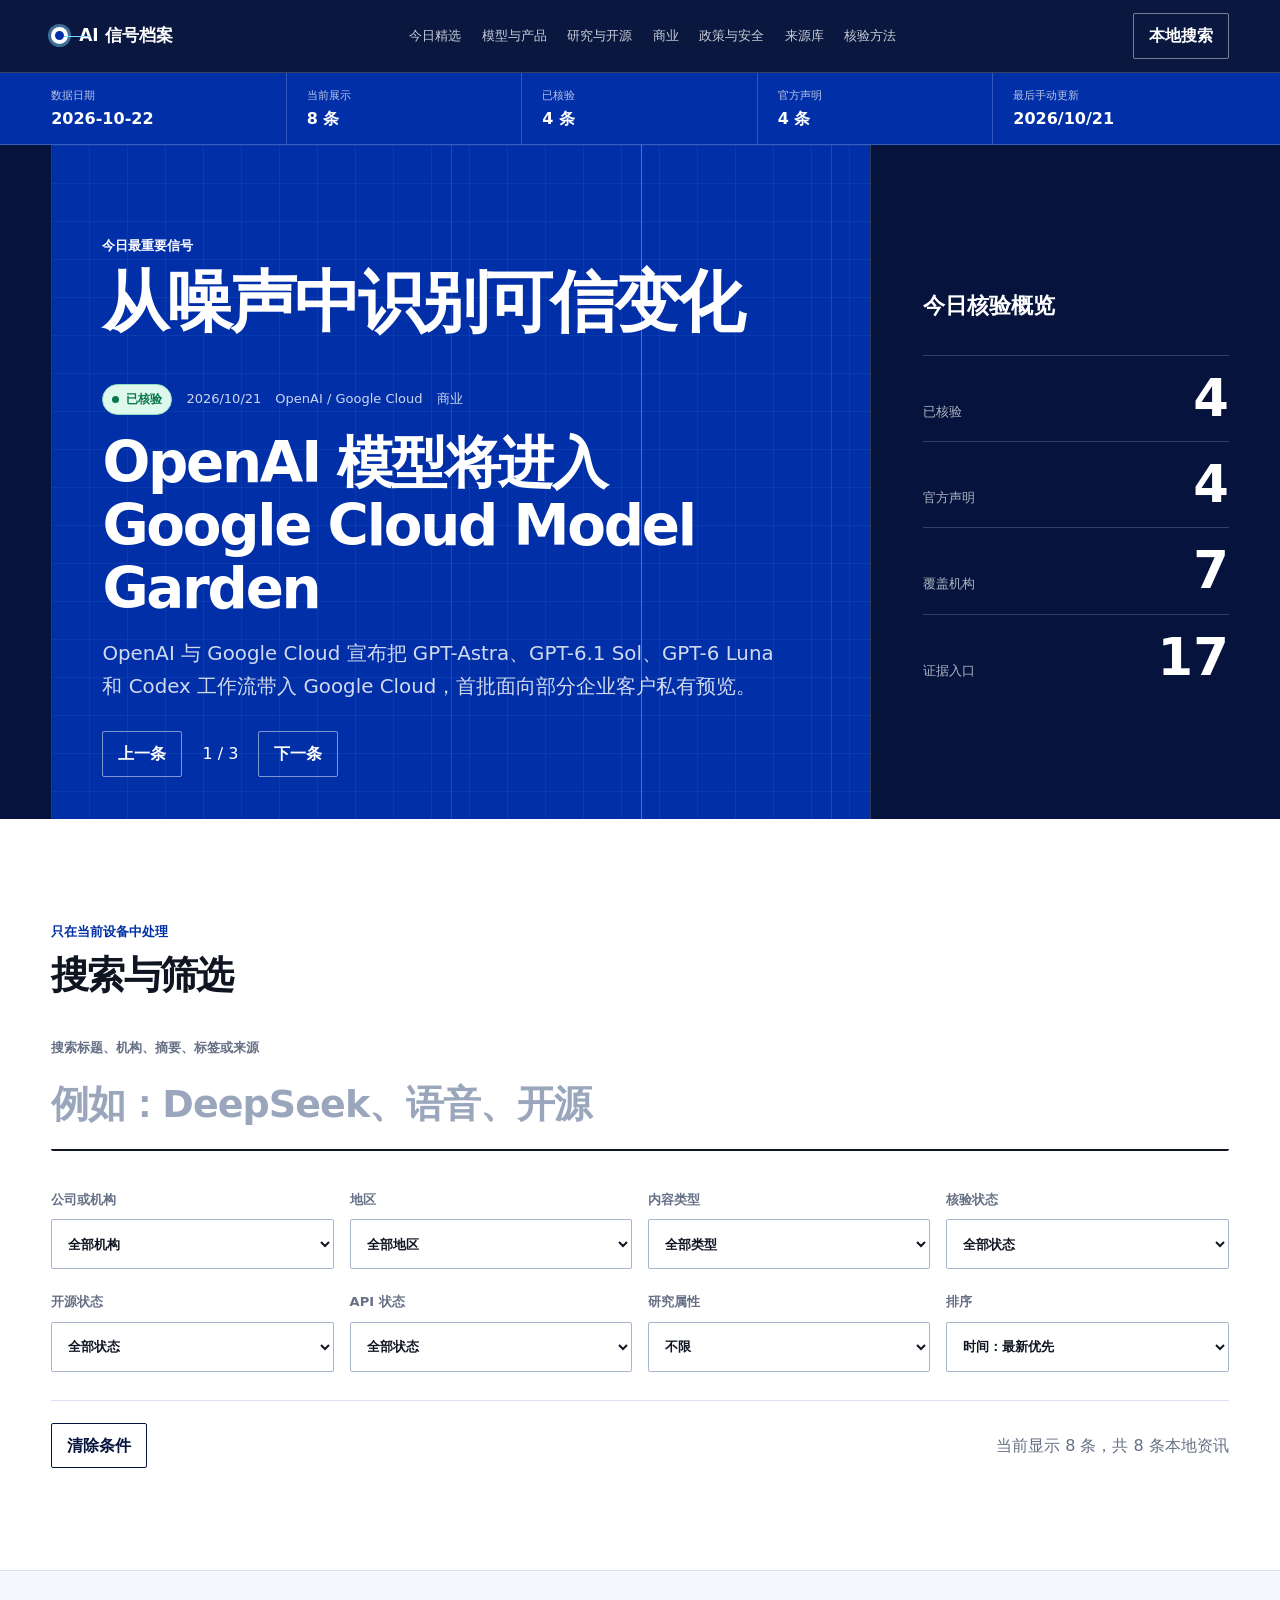
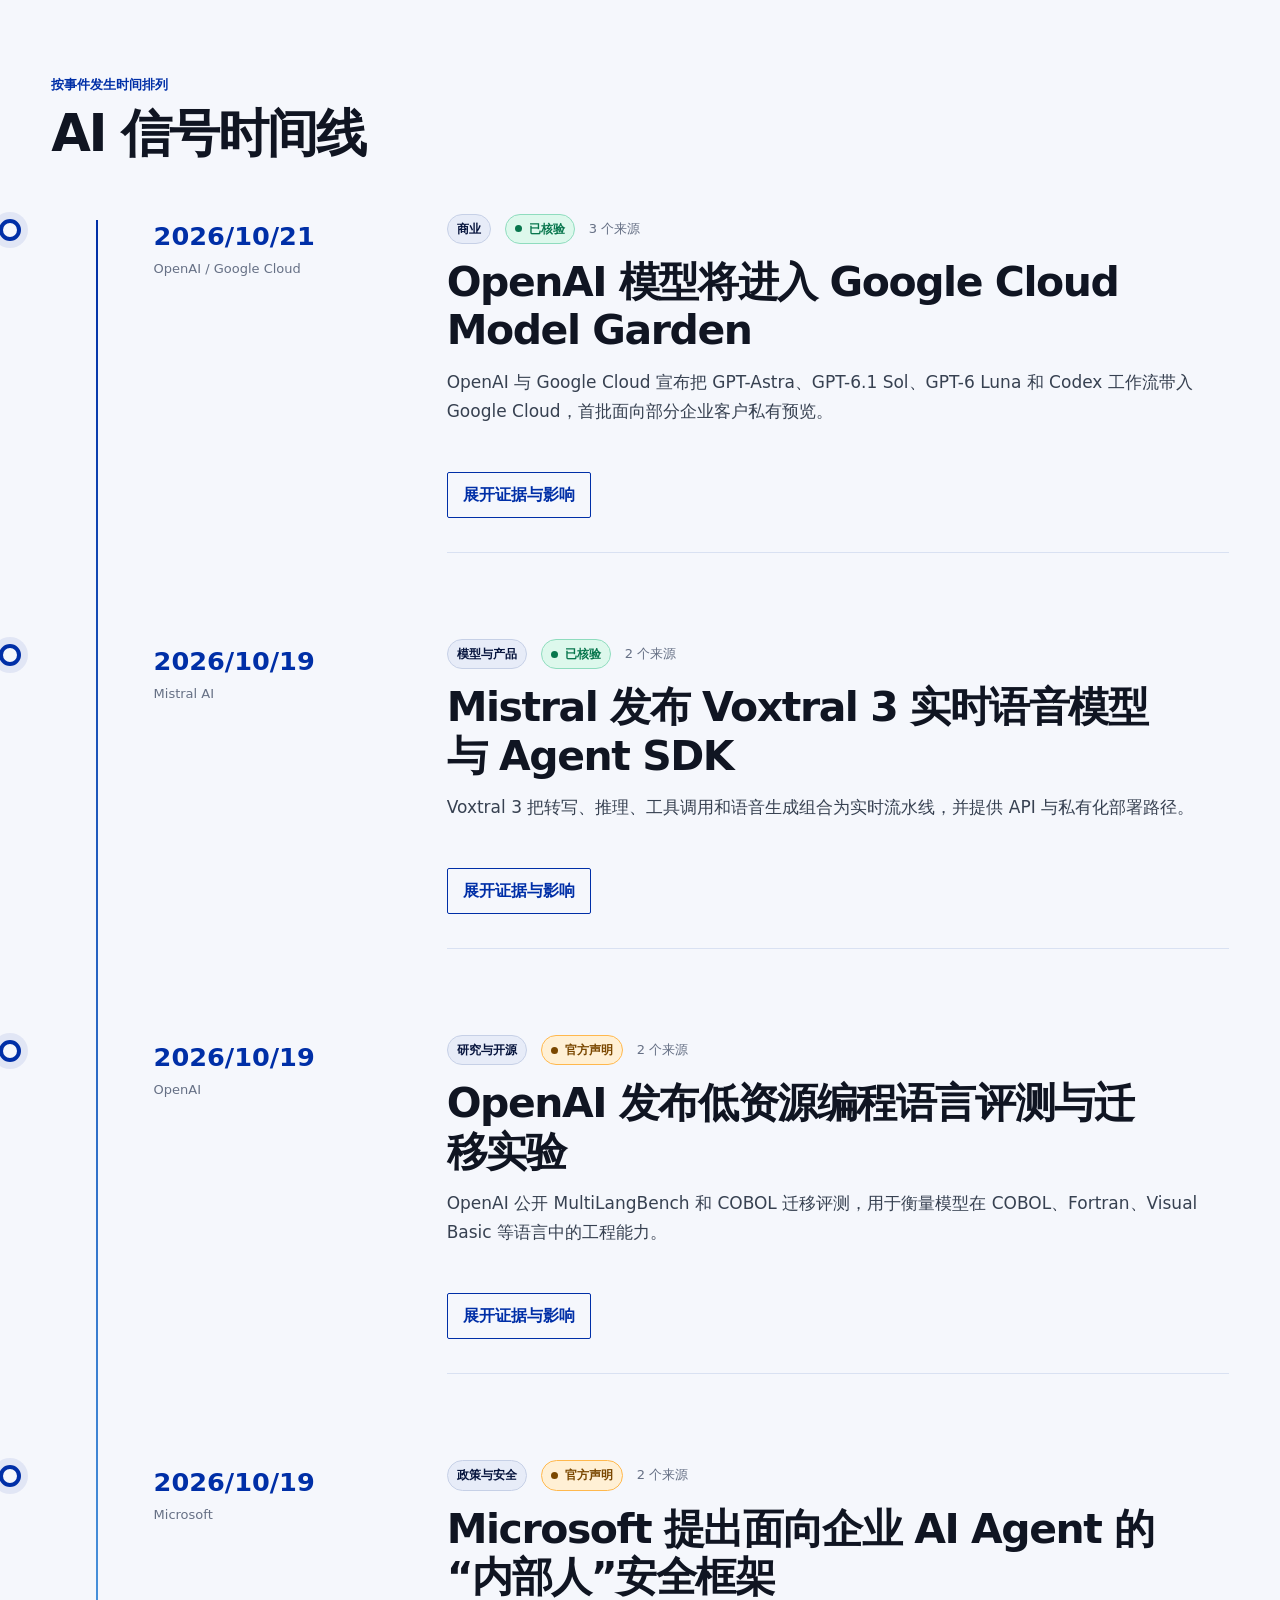
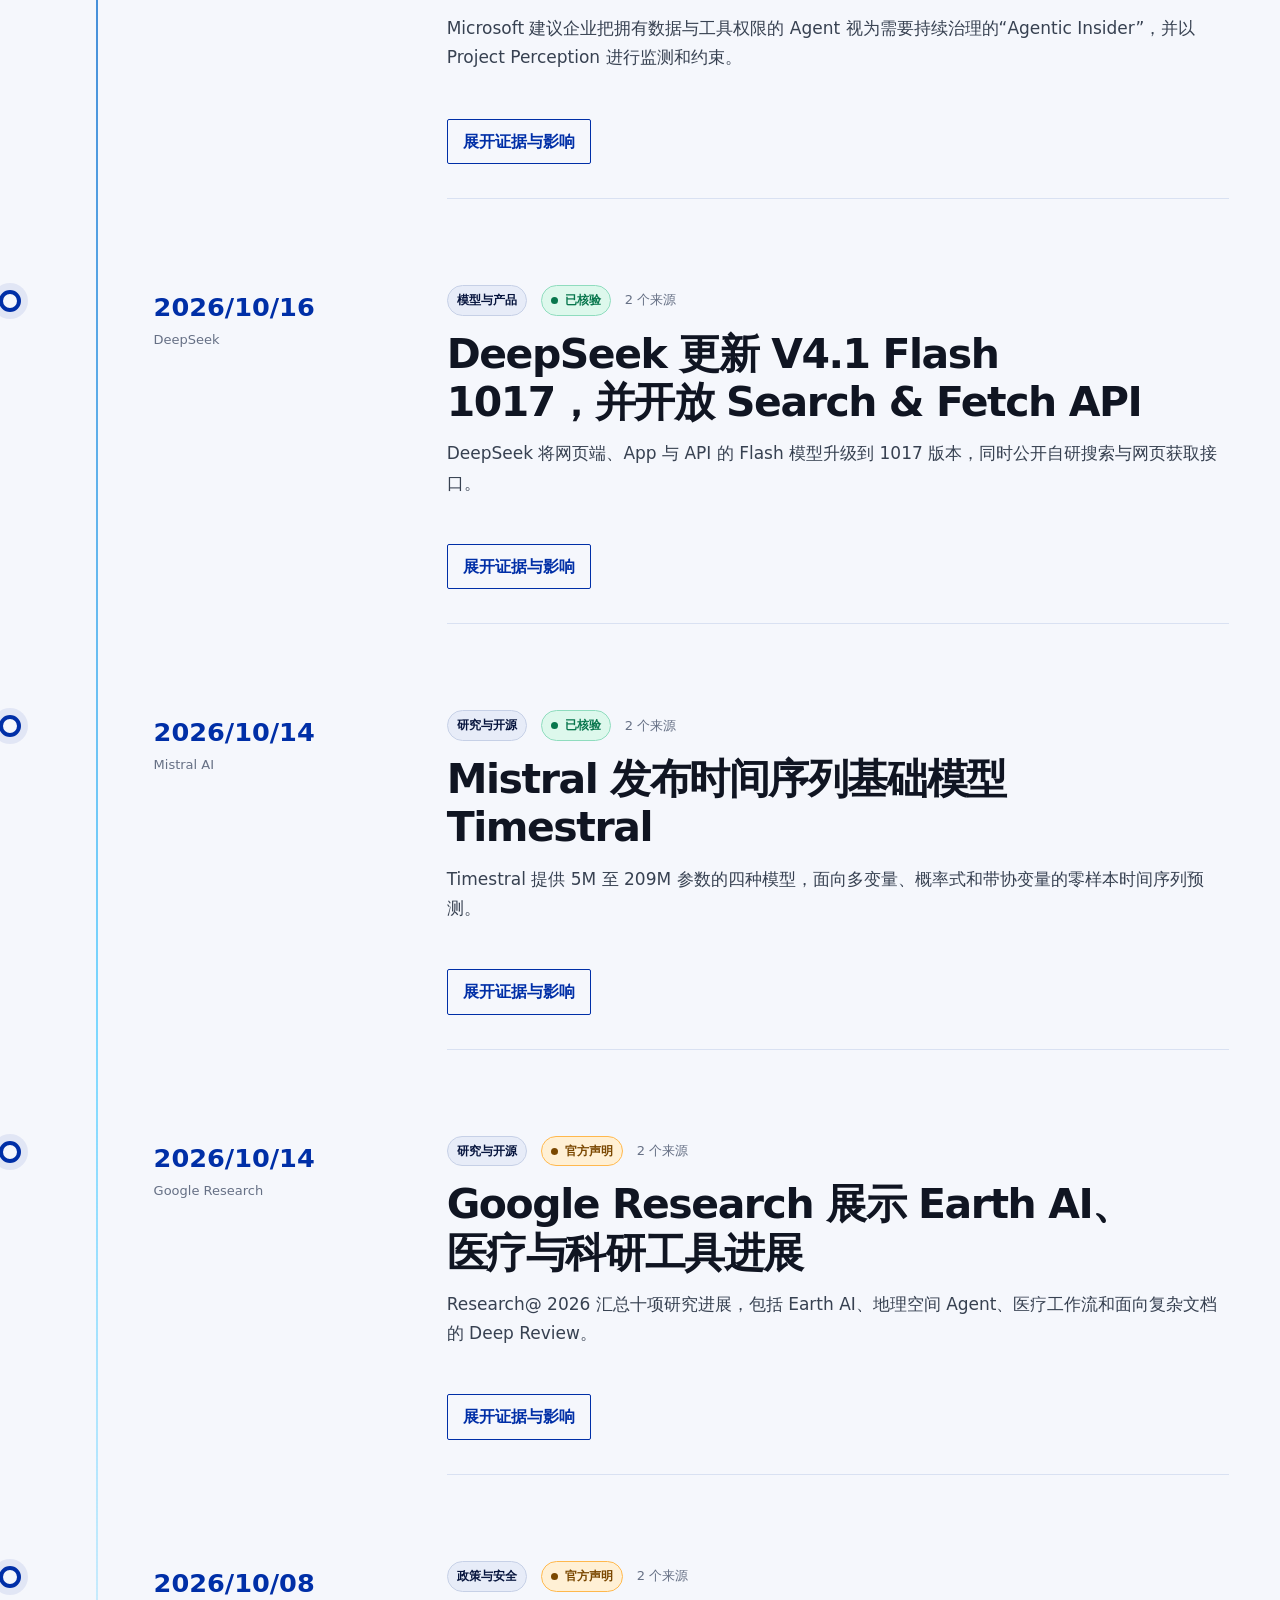
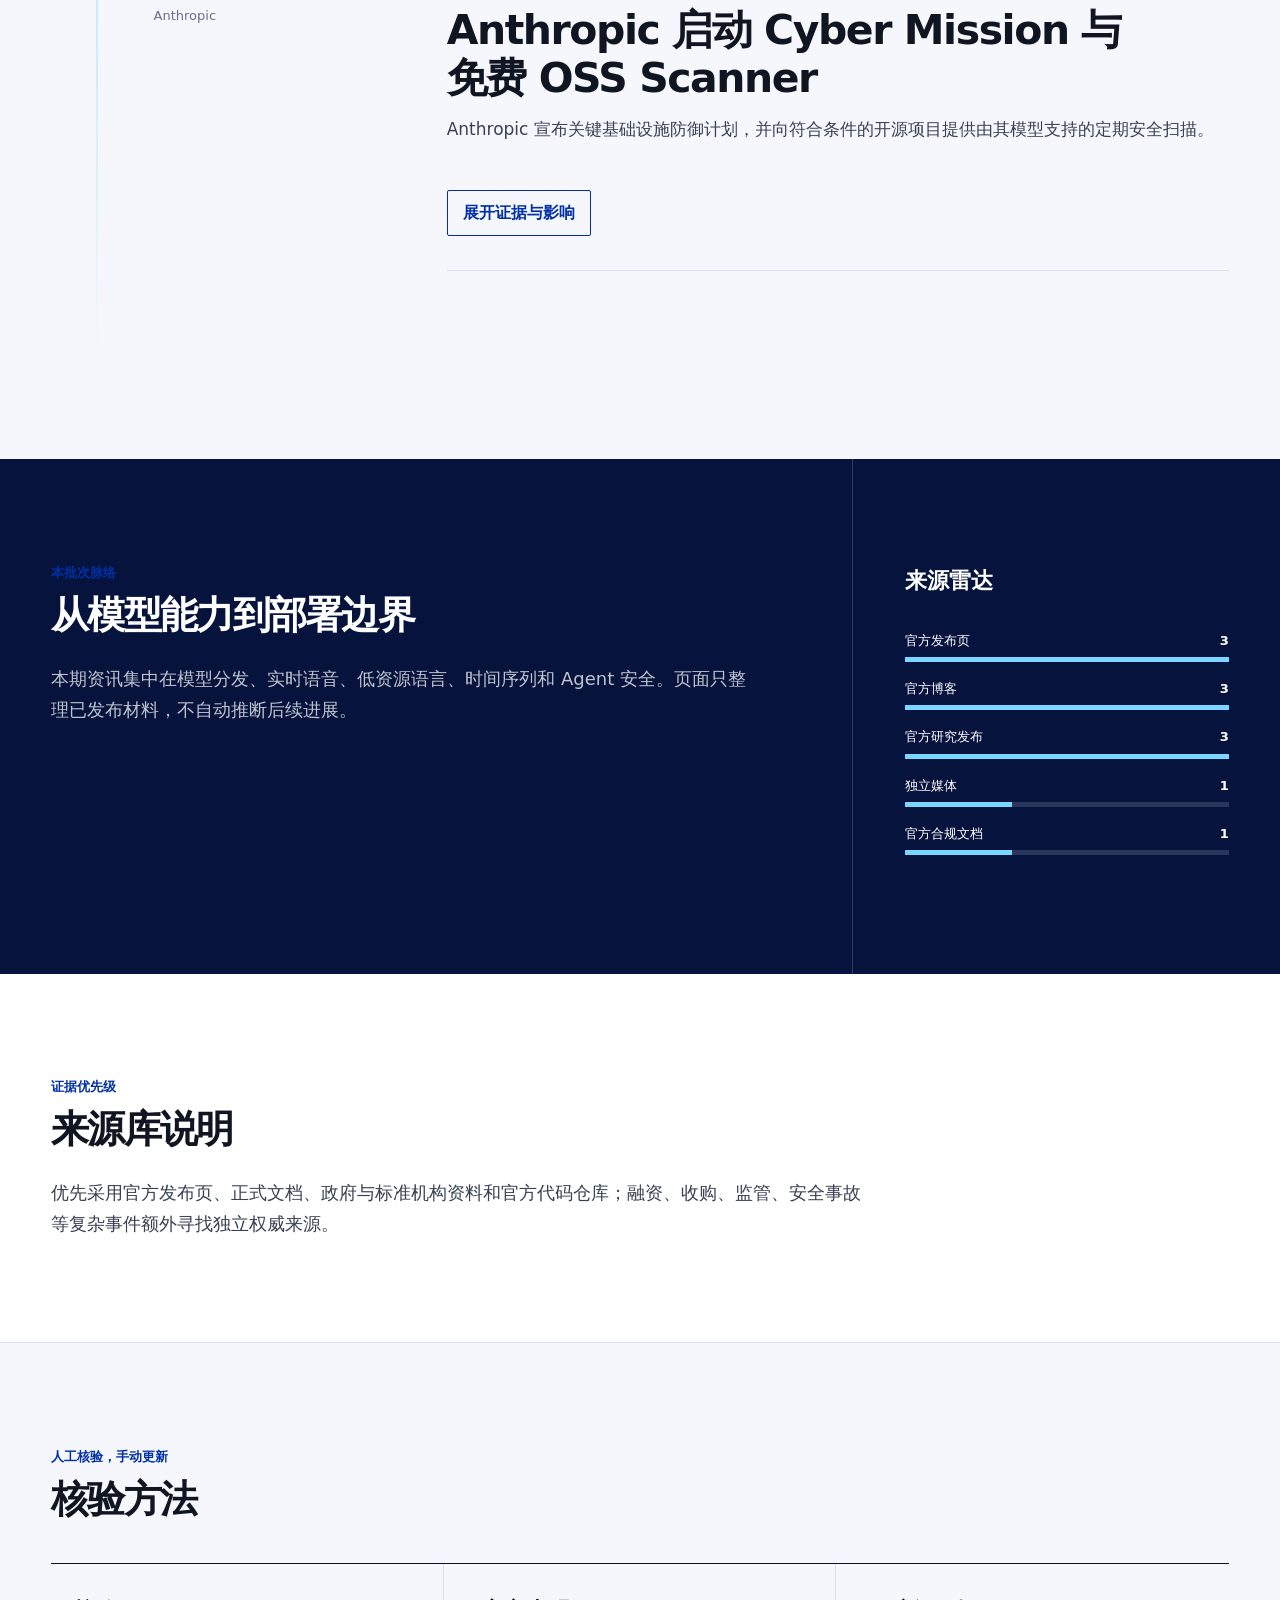
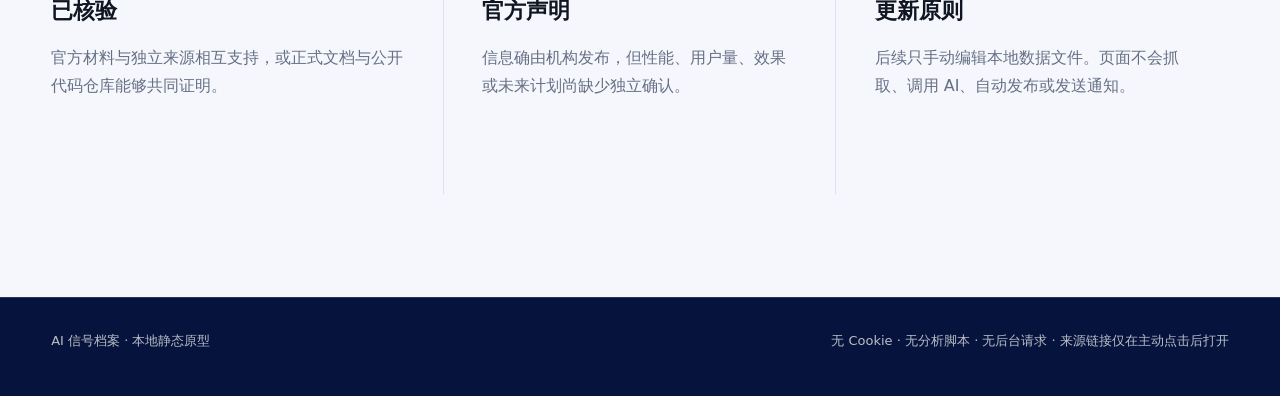
<file: index.html>
<!doctype html>
<html lang="zh-CN">
<head>
  <meta charset="utf-8">
  <meta name="viewport" content="width=device-width, initial-scale=1">
  <meta name="color-scheme" content="light">
  <meta name="description" content="经过人工核验、完全本地运行的中文 AI 权威资讯档案。">
  <title>AI 信号档案｜权威 AI 资讯</title>
  <link rel="stylesheet" href="styles.css">
</head>
<body>
  <a class="skip-link" href="#main-content">跳至主要内容</a>

  <header class="site-header">
    <nav class="site-nav" aria-label="主导航">
      <a class="brand" href="#top" aria-label="AI 信号档案首页">
        <span class="brand-mark" aria-hidden="true"></span>
        <span>AI 信号档案</span>
      </a>
      <div class="nav-links">
        <a href="#today">今日精选</a>
        <a href="#timeline-section" data-nav-filter="模型与产品">模型与产品</a>
        <a href="#timeline-section" data-nav-filter="研究与开源">研究与开源</a>
        <a href="#timeline-section" data-nav-filter="商业">商业</a>
        <a href="#timeline-section" data-nav-filter="政策与安全">政策与安全</a>
        <a href="#sources">来源库</a>
        <a href="#method">核验方法</a>
      </div>
      <button class="search-jump" type="button" data-focus-search aria-label="转到本地搜索">本地搜索</button>
    </nav>
  </header>

  <div id="top"></div>
  <section id="signal-bar" class="signal-bar" aria-label="今日信号概览">
    <p>正在读取本地资讯数据……</p>
  </section>

  <main id="main-content">
    <noscript>
      <p class="noscript-notice">此页面的数据和交互完全保存在本地。请启用 JavaScript 以查看已内置的资讯；页面不会因此联网。</p>
    </noscript>

    <section id="today" class="hero" aria-labelledby="today-title">
      <div class="hero-main">
        <div class="section-heading">
          <p>今日最重要信号</p>
          <h1 id="today-title">从噪声中识别可信变化</h1>
        </div>
        <div id="featured-stage" class="featured-stage" aria-live="polite">
          <article class="featured-placeholder">
            <h2>正在载入本地精选</h2>
            <p>所有内容来自项目内的 news-data.js，不会自动访问来源网站。</p>
          </article>
        </div>
        <div class="carousel-controls" aria-label="重点资讯切换">
          <button type="button" data-carousel-prev aria-label="上一条重点资讯">上一条</button>
          <p id="carousel-status" aria-live="polite">— / —</p>
          <button type="button" data-carousel-next aria-label="下一条重点资讯">下一条</button>
        </div>
      </div>
      <aside id="verification-overview" class="verification-overview" aria-labelledby="verification-title">
        <h2 id="verification-title">今日核验概览</h2>
        <p>正在计算本地数据……</p>
      </aside>
    </section>

    <section class="query-panel" aria-labelledby="query-title">
      <div class="section-heading compact">
        <p>只在当前设备中处理</p>
        <h2 id="query-title">搜索与筛选</h2>
      </div>
      <form id="filter-form">
        <div class="search-field">
          <label for="search-input">搜索标题、机构、摘要、标签或来源</label>
          <input id="search-input" name="q" type="search" autocomplete="off" placeholder="例如：DeepSeek、语音、开源">
        </div>
        <div class="filter-grid">
          <label>公司或机构<select name="company"><option value="">全部机构</option></select></label>
          <label>地区<select name="region"><option value="">全部地区</option></select></label>
          <label>内容类型<select name="category"><option value="">全部类型</option></select></label>
          <label>核验状态<select name="verificationStatus"><option value="">全部状态</option></select></label>
          <label>开源状态<select name="openSourceStatus"><option value="">全部状态</option></select></label>
          <label>API 状态<select name="apiStatus"><option value="">全部状态</option></select></label>
          <label>研究属性<select name="isResearch"><option value="">不限</option><option value="true">研究内容</option><option value="false">非研究内容</option></select></label>
          <label>排序<select name="sort"><option value="newest">时间：最新优先</option><option value="oldest">时间：最早优先</option><option value="score">编辑评分</option></select></label>
        </div>
        <div class="filter-actions">
          <button type="reset" data-clear-filters>清除条件</button>
          <p id="live-region" aria-live="polite" aria-atomic="true">等待本地数据</p>
        </div>
      </form>
    </section>

    <section id="timeline-section" class="timeline-section" aria-labelledby="timeline-title">
      <div class="section-heading">
        <p>按事件发生时间排列</p>
        <h2 id="timeline-title">AI 信号时间线</h2>
      </div>
      <div id="empty-state" class="empty-state" hidden>
        <h3>没有符合当前条件的资讯</h3>
        <p data-empty-summary>请调整条件或清除筛选。</p>
        <button type="button" data-clear-filters>清除全部条件</button>
      </div>
      <div id="timeline" class="timeline" aria-busy="true"></div>
    </section>

    <section class="context-grid" aria-label="深度背景与来源">
      <section class="context-panel" aria-labelledby="context-title">
        <div class="section-heading compact">
          <p>本批次脉络</p>
          <h2 id="context-title">从模型能力到部署边界</h2>
        </div>
        <p>本期资讯集中在模型分发、实时语音、低资源语言、时间序列和 Agent 安全。页面只整理已发布材料，不自动推断后续进展。</p>
      </section>
      <aside id="source-radar" class="source-radar" aria-labelledby="radar-title">
        <h2 id="radar-title">来源雷达</h2>
        <p>正在统计来源类型……</p>
      </aside>
    </section>

    <section id="sources" class="evidence-section" aria-labelledby="sources-title">
      <div class="section-heading compact">
        <p>证据优先级</p>
        <h2 id="sources-title">来源库说明</h2>
      </div>
      <p>优先采用官方发布页、正式文档、政府与标准机构资料和官方代码仓库；融资、收购、监管、安全事故等复杂事件额外寻找独立权威来源。</p>
    </section>

    <section id="method" class="method-section" aria-labelledby="method-title">
      <div class="section-heading compact">
        <p>人工核验，手动更新</p>
        <h2 id="method-title">核验方法</h2>
      </div>
      <div class="method-columns">
        <article>
          <h3>已核验</h3>
          <p>官方材料与独立来源相互支持，或正式文档与公开代码仓库能够共同证明。</p>
        </article>
        <article>
          <h3>官方声明</h3>
          <p>信息确由机构发布，但性能、用户量、效果或未来计划尚缺少独立确认。</p>
        </article>
        <article>
          <h3>更新原则</h3>
          <p>后续只手动编辑本地数据文件。页面不会抓取、调用 AI、自动发布或发送通知。</p>
        </article>
      </div>
    </section>
  </main>

  <footer class="site-footer">
    <p>AI 信号档案 · 本地静态原型</p>
    <p>无 Cookie · 无分析脚本 · 无后台请求 · 来源链接仅在主动点击后打开</p>
  </footer>

  <script src="news-data.js"></script>
  <script src="app.js"></script>
</body>
</html>
</file>
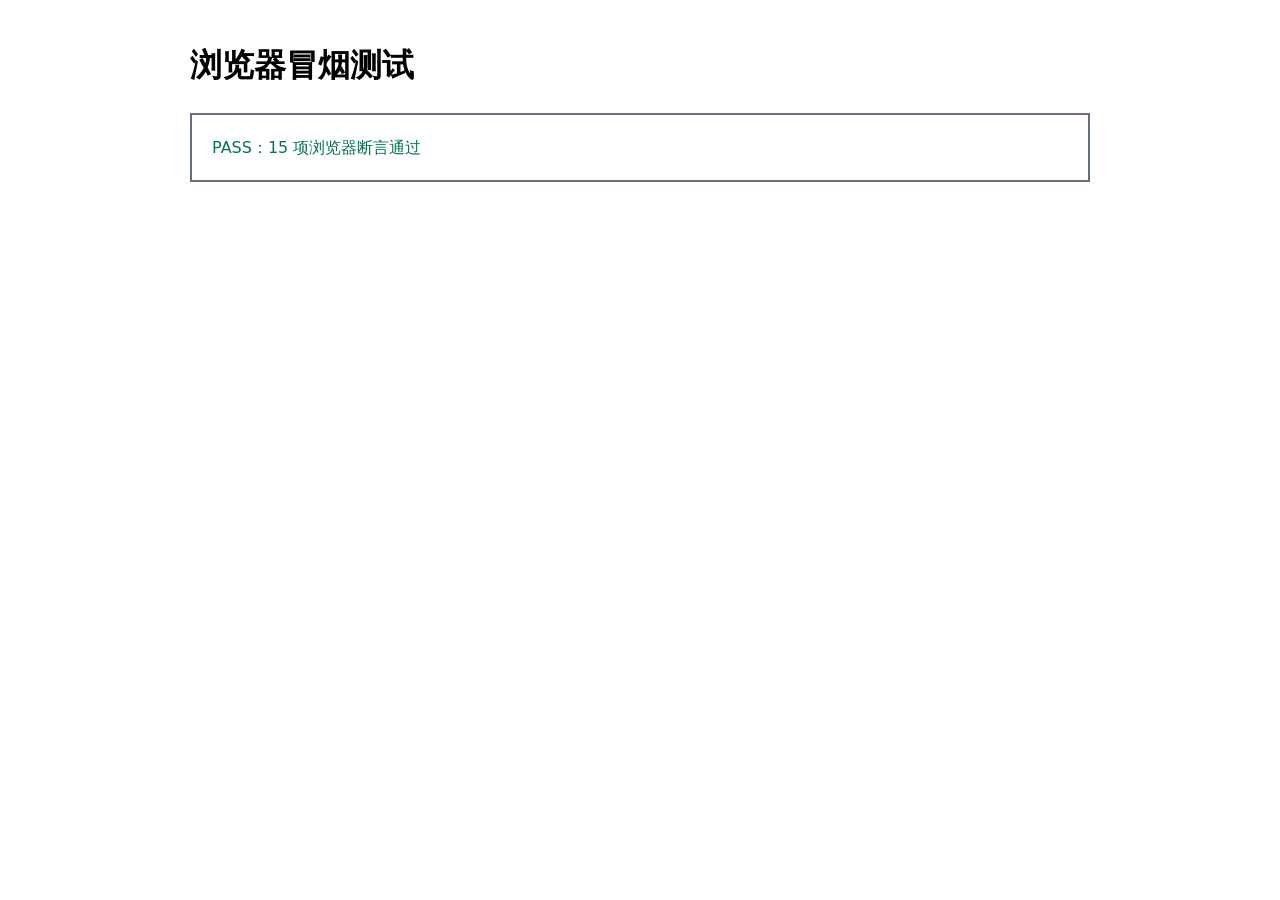
<file: tests/browser-smoke.html>
<!doctype html>
<html lang="zh-CN">
<head>
  <meta charset="utf-8">
  <title>AI 资讯站浏览器冒烟测试</title>
  <style>
    body { font: 16px/1.6 system-ui, sans-serif; max-width: 900px; margin: 40px auto; padding: 0 20px; }
    #results { padding: 20px; border: 2px solid #667085; }
    .pass { color: #08764d; } .fail { color: #972236; }
    .fixture { position: absolute; left: -10000px; width: 900px; }
  </style>
</head>
<body>
  <h1>浏览器冒烟测试</h1>
  <div id="results" aria-live="polite">正在执行……</div>

  <div class="fixture" aria-hidden="true">
    <div id="signal-bar"></div>
    <div id="featured-stage"></div>
    <div id="verification-overview"></div>
    <p id="carousel-status"></p>
    <button type="button" data-carousel-prev>上一条</button>
    <button type="button" data-carousel-next>下一条</button>
    <form id="filter-form">
      <input id="search-input" name="q">
      <select name="company"><option value="">全部</option></select>
      <select name="region"><option value="">全部</option></select>
      <select name="category"><option value="">全部</option></select>
      <select name="verificationStatus"><option value="">全部</option></select>
      <select name="openSourceStatus"><option value="">全部</option></select>
      <select name="apiStatus"><option value="">全部</option></select>
      <select name="isResearch"><option value="">不限</option><option value="true">是</option><option value="false">否</option></select>
      <select name="sort"><option value="newest">最新</option><option value="oldest">最早</option><option value="score">评分</option></select>
      <button type="reset" data-clear-filters>清除</button>
    </form>
    <p id="live-region"></p>
    <div id="timeline"></div>
    <div id="empty-state" hidden><p data-empty-summary></p><button type="button" data-clear-filters>清除全部条件</button></div>
    <div id="source-radar"></div>
    <button type="button" data-focus-search>搜索</button>
  </div>

  <script src="../news-data.js"></script>
  <script src="../app.js"></script>
  <script>
    (async function run() {
      const output = document.getElementById('results');
      const checks = [];
      function check(condition, message) {
        if (!condition) throw new Error(message);
        checks.push(message);
      }
      function wait(ms) { return new Promise((resolve) => setTimeout(resolve, ms)); }

      try {
        check(typeof window.AINewsApp.initNewsSite === 'function', '存在 initNewsSite');
        const original = window.AI_NEWS_DATA;
        window.AI_NEWS_DATA = [...original, { id: 'invalid-item', title: '', sources: [] }];
        window.AINewsApp.initNewsSite(document, window.location, window.history);

        check(document.querySelectorAll('.timeline-item').length === original.length, '无效条目不渲染，合法条目数量一致');
        const source = document.querySelector('.source-list a');
        check(source && source.target === '_blank', '来源链接在新窗口打开');
        check(source && source.rel === 'noopener noreferrer', '来源链接包含安全 rel 属性');

        const toggle = document.querySelector('.details-toggle');
        check(toggle && toggle.getAttribute('aria-expanded') === 'false', '详情按钮初始为收起');
        toggle.click();
        check(toggle.getAttribute('aria-expanded') === 'true', '点击后详情按钮更新 aria-expanded');
        const openedDetails = document.getElementById(toggle.getAttribute('aria-controls'));
        check([...openedDetails.querySelectorAll('.news-times dt')].map((node) => node.textContent).join('|') === '事件发生时间|原始发布时间|本站核验时间', '详情展示三类时间');

        const search = document.getElementById('search-input');
        const company = document.querySelector('[name="company"]');
        const status = document.querySelector('[name="verificationStatus"]');
        company.value = original[0].company;
        status.value = original[0].verificationStatus;
        search.value = '__no_result__';
        search.dispatchEvent(new Event('input', { bubbles: true }));
        await wait(220);
        check(document.getElementById('empty-state').hidden === false, '多条件组合无结果时显示空状态');
        const emptySummary = document.querySelector('[data-empty-summary]').textContent;
        check(emptySummary.includes('搜索：__no_result__') && emptySummary.includes('机构：'), '空状态使用中文名称说明当前条件');

        search.value = original[0].title;
        search.dispatchEvent(new Event('input', { bubbles: true }));
        const submitted = document.getElementById('filter-form').dispatchEvent(new Event('submit', { bubbles: true, cancelable: true }));
        check(submitted === false, '按 Enter 对应的表单提交被本地逻辑阻止');
        check(document.getElementById('empty-state').hidden === true && document.querySelectorAll('.timeline-item').length >= 1, '提交时不等待防抖即可应用最新搜索值');
        check(window.location.search.includes('q='), '提交后最新搜索值写入本地 URL');

        document.querySelector('#empty-state [data-clear-filters]').click();
        await wait(20);
        check(document.querySelectorAll('.timeline-item').length === original.length, '清除条件后恢复全部合法资讯');

        const sort = document.querySelector('[name="sort"]');
        sort.value = 'oldest';
        sort.dispatchEvent(new Event('change', { bubbles: true }));
        const expectedOldest = window.AINewsApp.sortItems(original, 'oldest')[0].id;
        check(document.querySelector('.timeline-item').dataset.newsId === expectedOldest, '最早优先排序更新时间线');
        check(window.location.search.includes('sort=oldest'), '筛选状态写入本地 URL');

        output.className = 'pass';
        output.textContent = `PASS：${checks.length} 项浏览器断言通过`;
        document.title = 'PASS - AI 资讯站浏览器冒烟测试';
      } catch (error) {
        output.className = 'fail';
        output.textContent = `FAIL：${error.message}`;
        document.title = 'FAIL - AI 资讯站浏览器冒烟测试';
        console.error(error);
      }
    }());
  </script>
</body>
</html>
</file>
<file: styles.css>
:root {
  --klein-blue: #002FA7;
  --deep-blue: #06143D;
  --ink: #101522;
  --paper: #F5F7FC;
  --white: #FFFFFF;
  --cyan: #7BD7FF;
  --verified: #29C98A;
  --warning: #FFB84D;
  --error: #FF5B6E;
  --muted: #667085;
  --line: #D9E1F2;
  --max-width: 1440px;
  --side: clamp(20px, 4vw, 72px);
  --ease: cubic-bezier(.2, .75, .25, 1);
}

* {
  box-sizing: border-box;
}

html {
  scroll-behavior: smooth;
  scroll-padding-top: 92px;
  background: var(--paper);
}

body {
  margin: 0;
  color: var(--ink);
  background: var(--paper);
  font-family: "Noto Sans SC", "Source Han Sans SC", "Microsoft YaHei", "PingFang SC", system-ui, sans-serif;
  font-size: 16px;
  line-height: 1.72;
  text-rendering: optimizeLegibility;
}

a {
  color: inherit;
  text-underline-offset: .2em;
}

button,
input,
select {
  font: inherit;
}

button,
select {
  cursor: pointer;
}

button:focus-visible,
a:focus-visible,
input:focus-visible,
select:focus-visible,
summary:focus-visible {
  outline: 3px solid var(--cyan);
  outline-offset: 3px;
}

.skip-link {
  position: fixed;
  z-index: 1000;
  top: 8px;
  left: 8px;
  padding: 10px 16px;
  color: var(--deep-blue);
  background: var(--white);
  border: 2px solid var(--klein-blue);
  transform: translateY(-160%);
}

.skip-link:focus {
  transform: translateY(0);
}

.site-header {
  position: sticky;
  z-index: 100;
  top: 0;
  color: var(--white);
  background: rgba(6, 20, 61, .98);
  border-bottom: 1px solid rgba(255, 255, 255, .18);
}

.site-nav {
  display: grid;
  grid-template-columns: auto minmax(0, 1fr) auto;
  align-items: center;
  gap: 30px;
  width: min(100%, var(--max-width));
  min-height: 72px;
  margin: 0 auto;
  padding: 0 var(--side);
}

.brand {
  display: inline-flex;
  align-items: center;
  gap: 11px;
  font-size: 17px;
  font-weight: 750;
  text-decoration: none;
  white-space: nowrap;
}

.brand-mark {
  position: relative;
  display: inline-block;
  width: 17px;
  height: 17px;
  background: var(--klein-blue);
  border: 4px solid var(--white);
  border-radius: 50%;
  box-shadow: 0 0 0 3px rgba(123, 215, 255, .45);
}

.brand-mark::after {
  position: absolute;
  top: 50%;
  left: 100%;
  width: 26px;
  height: 1px;
  content: "";
  background: var(--cyan);
}

.nav-links {
  display: flex;
  align-items: center;
  justify-content: center;
  gap: clamp(12px, 1.6vw, 27px);
  overflow-x: auto;
  scrollbar-width: none;
}

.nav-links::-webkit-scrollbar {
  display: none;
}

.nav-links a {
  position: relative;
  color: rgba(255, 255, 255, .78);
  font-size: 13px;
  text-decoration: none;
  white-space: nowrap;
}

.nav-links a::after {
  position: absolute;
  right: 0;
  bottom: -8px;
  left: 0;
  height: 2px;
  content: "";
  background: var(--cyan);
  transform: scaleX(0);
  transform-origin: left;
  transition: transform 180ms var(--ease);
}

.nav-links a:hover,
.nav-links a[aria-current="true"] {
  color: var(--white);
}

.nav-links a:hover::after,
.nav-links a[aria-current="true"]::after {
  transform: scaleX(1);
}

.search-jump,
.carousel-controls button,
.filter-actions button,
.empty-state button,
.details-toggle {
  min-height: 42px;
  padding: 8px 15px;
  color: var(--deep-blue);
  background: var(--white);
  border: 1px solid currentColor;
  border-radius: 2px;
  font-weight: 700;
  transition: color 160ms ease, background-color 160ms ease, border-color 160ms ease;
}

.search-jump:hover,
.carousel-controls button:hover,
.filter-actions button:hover,
.empty-state button:hover,
.details-toggle:hover {
  color: var(--white);
  background: var(--klein-blue);
  border-color: var(--klein-blue);
}

.search-jump {
  color: var(--white);
  background: transparent;
  border-color: rgba(255, 255, 255, .45);
}

.signal-bar {
  position: relative;
  z-index: 3;
  color: var(--white);
  background: var(--klein-blue);
  border-bottom: 1px solid rgba(255, 255, 255, .22);
}

.signal-bar-inner {
  display: grid;
  grid-template-columns: repeat(5, minmax(0, 1fr));
  width: min(100%, var(--max-width));
  margin: 0 auto;
  padding: 0 var(--side);
}

.signal-stat {
  min-height: 70px;
  padding: 14px 20px;
  border-right: 1px solid rgba(255, 255, 255, .2);
}

.signal-stat:first-child {
  padding-left: 0;
}

.signal-stat:last-child {
  border-right: 0;
}

.signal-stat span {
  display: block;
  color: rgba(255, 255, 255, .72);
  font-size: 11px;
}

.signal-stat strong {
  display: block;
  margin-top: 2px;
  font-size: 16px;
  line-height: 1.4;
}

main > section,
.site-footer {
  width: min(100%, var(--max-width));
  margin: 0 auto;
  padding-right: var(--side);
  padding-left: var(--side);
}

.noscript-notice {
  margin: 20px var(--side);
  padding: 14px;
  color: #671E00;
  background: #FFF1DE;
  border-left: 4px solid var(--warning);
}

.hero {
  display: grid;
  grid-template-columns: minmax(0, 2fr) minmax(280px, 1fr);
  min-height: 580px;
  padding-right: 0;
  color: var(--white);
  background: var(--deep-blue);
}

.hero-main {
  position: relative;
  overflow: hidden;
  padding: clamp(54px, 7vw, 104px) clamp(36px, 6vw, 90px) 42px var(--side);
  background-color: var(--klein-blue);
  background-image:
    linear-gradient(rgba(123, 215, 255, .07) 1px, transparent 1px),
    linear-gradient(90deg, rgba(123, 215, 255, .07) 1px, transparent 1px);
  background-size: 38px 38px;
}

.hero-main::before {
  position: absolute;
  top: 0;
  bottom: 0;
  left: 72%;
  width: 1px;
  content: "";
  background: rgba(255, 255, 255, .32);
  box-shadow: -190px 0 0 rgba(255, 255, 255, .12), 190px 0 0 rgba(255, 255, 255, .12);
  animation: signal-scan 1100ms var(--ease) both;
}

@keyframes signal-scan {
  from { opacity: 0; transform: translateX(-80px); }
  to { opacity: 1; transform: translateX(0); }
}

.section-heading {
  position: relative;
  z-index: 1;
  max-width: 850px;
}

.section-heading > p {
  margin: 0 0 10px;
  color: currentColor;
  font-size: 13px;
  font-weight: 700;
}

.section-heading h1,
.section-heading h2 {
  margin: 0;
  font-size: clamp(34px, 5.2vw, 76px);
  font-weight: 750;
  letter-spacing: -.045em;
  line-height: 1.08;
}

.section-heading h2 {
  font-size: clamp(30px, 4vw, 54px);
}

.section-heading.compact h2 {
  font-size: clamp(26px, 3vw, 40px);
}

.featured-stage {
  position: relative;
  z-index: 2;
  min-height: 285px;
  padding-top: 45px;
}

.featured-item {
  max-width: 780px;
  animation: featured-arrival 380ms var(--ease) both;
}

@keyframes featured-arrival {
  from { opacity: 0; transform: translateY(12px); }
  to { opacity: 1; transform: translateY(0); }
}

.featured-item h2,
.featured-placeholder h2 {
  max-width: 16ch;
  margin: 0 0 18px;
  font-size: clamp(30px, 4.4vw, 64px);
  font-weight: 720;
  letter-spacing: -.04em;
  line-height: 1.12;
}

.featured-item .featured-summary,
.featured-placeholder p {
  max-width: 66ch;
  margin: 0;
  color: rgba(255, 255, 255, .82);
  font-size: clamp(16px, 1.55vw, 21px);
  line-height: 1.65;
}

.featured-meta,
.timeline-meta,
.status-row {
  display: flex;
  flex-wrap: wrap;
  gap: 8px 14px;
  align-items: center;
}

.featured-meta {
  margin-bottom: 16px;
  color: rgba(255, 255, 255, .8);
  font-size: 13px;
}

.carousel-controls {
  position: relative;
  z-index: 2;
  display: flex;
  align-items: center;
  gap: 16px;
  margin-top: 28px;
}

.carousel-controls button {
  color: var(--white);
  background: transparent;
  border-color: rgba(255, 255, 255, .5);
}

.carousel-controls p {
  min-width: 44px;
  margin: 0;
  text-align: center;
}

.verification-overview {
  display: flex;
  flex-direction: column;
  justify-content: center;
  padding: clamp(44px, 6vw, 86px) var(--side) 54px clamp(32px, 4vw, 64px);
  background: var(--deep-blue);
  border-left: 1px solid rgba(255, 255, 255, .16);
}

.verification-overview h2,
.source-radar h2 {
  margin: 0 0 30px;
  font-size: 22px;
}

.overview-number {
  display: grid;
  grid-template-columns: 1fr auto;
  align-items: baseline;
  gap: 16px;
  padding: 17px 0;
  border-top: 1px solid rgba(255, 255, 255, .18);
}

.overview-number strong {
  font-size: clamp(32px, 4vw, 56px);
  line-height: 1;
}

.overview-number span {
  color: rgba(255, 255, 255, .68);
  font-size: 13px;
}

.query-panel,
.timeline-section,
.context-grid,
.evidence-section,
.method-section {
  padding-top: clamp(56px, 8vw, 110px);
  padding-bottom: clamp(56px, 8vw, 110px);
}

.query-panel {
  background: var(--white);
  border-bottom: 1px solid var(--line);
}

.query-panel .section-heading,
.timeline-section .section-heading,
.evidence-section .section-heading,
.method-section .section-heading {
  color: var(--ink);
}

.query-panel .section-heading > p,
.timeline-section .section-heading > p,
.context-panel .section-heading > p,
.evidence-section .section-heading > p,
.method-section .section-heading > p {
  color: var(--klein-blue);
}

#filter-form {
  margin-top: 42px;
}

.search-field label,
.filter-grid label {
  display: grid;
  gap: 8px;
  color: var(--muted);
  font-size: 13px;
  font-weight: 700;
}

.search-field input,
.filter-grid select {
  width: 100%;
  min-height: 50px;
  padding: 10px 12px;
  color: var(--ink);
  background: var(--white);
  border: 1px solid #A9B5CC;
  border-radius: 2px;
}

.search-field input {
  min-height: 64px;
  padding: 12px 0;
  font-size: clamp(22px, 3vw, 38px);
  font-weight: 650;
  letter-spacing: -.025em;
  border-width: 0 0 2px;
  border-color: var(--ink);
}

.search-field input::placeholder {
  color: #9AA6BC;
}

.filter-grid {
  display: grid;
  grid-template-columns: repeat(4, minmax(0, 1fr));
  gap: 22px 16px;
  margin-top: 38px;
}

.filter-actions {
  display: flex;
  align-items: center;
  justify-content: space-between;
  gap: 20px;
  margin-top: 28px;
  padding-top: 22px;
  border-top: 1px solid var(--line);
}

.filter-actions p {
  margin: 0;
  color: var(--muted);
}

.timeline-section {
  position: relative;
}

.timeline {
  position: relative;
  margin-top: 52px;
  padding-left: clamp(45px, 8vw, 118px);
}

.timeline::before {
  position: absolute;
  top: 6px;
  bottom: 0;
  left: clamp(16px, 3.5vw, 50px);
  width: 2px;
  content: "";
  background: linear-gradient(var(--klein-blue), var(--cyan) 72%, transparent);
  transform-origin: top;
  animation: timeline-ignite 800ms var(--ease) both;
}

@keyframes timeline-ignite {
  from { transform: scaleY(0); }
  to { transform: scaleY(1); }
}

.timeline-item {
  position: relative;
  display: grid;
  grid-template-columns: minmax(150px, .65fr) minmax(0, 2.35fr);
  gap: clamp(28px, 6vw, 90px);
  padding: 0 0 clamp(46px, 7vw, 86px);
}

.timeline-item::before {
  position: absolute;
  top: 5px;
  left: calc(clamp(16px, 3.5vw, 50px) * -1 - 7px + clamp(45px, 8vw, 118px) * -1);
  width: 14px;
  height: 14px;
  content: "";
  background: var(--paper);
  border: 4px solid var(--klein-blue);
  border-radius: 50%;
  box-shadow: 0 0 0 7px rgba(0, 47, 167, .08);
}

.timeline-time {
  color: var(--muted);
  font-size: 13px;
}

.timeline-time time {
  display: block;
  color: var(--klein-blue);
  font-size: clamp(18px, 2vw, 26px);
  font-weight: 750;
}

.timeline-content {
  padding-bottom: 34px;
  border-bottom: 1px solid var(--line);
}

.timeline-content h3 {
  max-width: 25ch;
  margin: 14px 0 13px;
  font-size: clamp(25px, 3.2vw, 43px);
  letter-spacing: -.035em;
  line-height: 1.18;
}

.timeline-summary {
  max-width: 72ch;
  margin: 0 0 22px;
  color: #374151;
  font-size: 17px;
}

.timeline-meta {
  color: var(--muted);
  font-size: 13px;
}

.status-badge,
.type-badge,
.tag {
  display: inline-flex;
  align-items: center;
  gap: 7px;
  padding: 4px 9px;
  color: var(--deep-blue);
  background: #E7ECF8;
  border: 1px solid #C6D0E6;
  border-radius: 999px;
  font-size: 12px;
  font-weight: 700;
}

.status-badge::before {
  width: 7px;
  height: 7px;
  content: "";
  background: currentColor;
  border-radius: 50%;
}

.status-badge.verified {
  color: #08764D;
  background: #DDF8EC;
  border-color: #8FDCBE;
}

.status-badge.official {
  color: #7A4700;
  background: #FFF0D5;
  border-color: var(--warning);
}

.status-badge.pending {
  color: #972236;
  background: #FFE4E8;
  border-color: var(--error);
}

.details-toggle {
  margin-top: 24px;
  color: var(--klein-blue);
  background: transparent;
}

.news-details {
  display: grid;
  grid-template-columns: repeat(2, minmax(0, 1fr));
  gap: 30px 46px;
  max-width: 940px;
  margin-top: 26px;
  padding: 34px 0 4px;
  border-top: 2px solid var(--ink);
}

.news-details[hidden] {
  display: none;
}

.detail-block h4 {
  margin: 0 0 7px;
  color: var(--klein-blue);
  font-size: 13px;
}

.detail-block p {
  margin: 0;
}

.detail-block.wide {
  grid-column: 1 / -1;
}

.news-times dl {
  display: grid;
  grid-template-columns: minmax(130px, .45fr) 1fr;
  gap: 8px 18px;
  margin: 0;
}

.news-times dt {
  color: var(--muted);
}

.news-times dd {
  margin: 0;
  font-weight: 680;
}

.source-list {
  display: grid;
  gap: 10px;
  margin: 0;
  padding: 0;
  list-style: none;
}

.source-list a {
  display: inline-block;
  color: var(--klein-blue);
  font-weight: 700;
}

.uncertainty {
  padding: 16px 18px;
  color: #694100;
  background: #FFF5E5;
  border-left: 4px solid var(--warning);
}

.empty-state {
  margin-top: 46px;
  padding: 40px;
  background: var(--white);
  border: 2px solid var(--klein-blue);
}

.empty-state h3 {
  margin-top: 0;
  font-size: 28px;
}

.context-grid {
  display: grid;
  grid-template-columns: minmax(0, 2fr) minmax(260px, 1fr);
  gap: 0;
  padding: 0;
  color: var(--white);
  background: var(--deep-blue);
}

.context-panel {
  padding: clamp(56px, 8vw, 110px) clamp(40px, 7vw, 110px) clamp(56px, 8vw, 110px) var(--side);
  border-right: 1px solid rgba(255, 255, 255, .17);
}

.context-panel > p {
  max-width: 67ch;
  margin: 28px 0 0;
  color: rgba(255, 255, 255, .75);
  font-size: 18px;
}

.source-radar {
  padding: clamp(56px, 8vw, 110px) var(--side) clamp(56px, 8vw, 110px) clamp(34px, 4vw, 62px);
}

.radar-row {
  margin: 16px 0;
}

.radar-row p {
  display: flex;
  justify-content: space-between;
  margin: 0 0 5px;
  font-size: 13px;
}

.radar-track {
  height: 5px;
  background: rgba(255, 255, 255, .15);
}

.radar-track span {
  display: block;
  height: 100%;
  background: var(--cyan);
}

.evidence-section {
  background: var(--white);
  border-bottom: 1px solid var(--line);
}

.evidence-section > p {
  max-width: 72ch;
  margin: 28px 0 0;
  color: #374151;
  font-size: 18px;
}

.method-columns {
  display: grid;
  grid-template-columns: repeat(3, minmax(0, 1fr));
  gap: 0;
  margin-top: 44px;
  border-top: 1px solid var(--ink);
}

.method-columns article {
  min-height: 230px;
  padding: 28px clamp(20px, 3vw, 42px) 20px 0;
  border-right: 1px solid var(--line);
}

.method-columns article + article {
  padding-left: clamp(20px, 3vw, 42px);
}

.method-columns article:last-child {
  border-right: 0;
}

.method-columns h3 {
  margin: 0 0 14px;
  font-size: 22px;
}

.method-columns p {
  margin: 0;
  color: var(--muted);
}

.site-footer {
  display: flex;
  justify-content: space-between;
  gap: 30px;
  padding-top: 32px;
  padding-bottom: 44px;
  color: rgba(255, 255, 255, .72);
  background: var(--deep-blue);
  border-top: 1px solid rgba(255, 255, 255, .15);
}

.site-footer p {
  margin: 0;
  font-size: 13px;
}

@media (max-width: 1100px) {
  .site-nav {
    grid-template-columns: auto 1fr;
  }

  .nav-links {
    justify-content: flex-start;
    grid-column: 1 / -1;
    order: 3;
    padding: 0 0 14px;
  }

  .search-jump {
    justify-self: end;
  }

  .hero {
    grid-template-columns: minmax(0, 1.75fr) minmax(270px, 1fr);
  }

  .filter-grid {
    grid-template-columns: repeat(2, minmax(0, 1fr));
  }
}

@media (max-width: 760px) {
  :root {
    --side: 20px;
  }

  html {
    scroll-padding-top: 120px;
  }

  .site-nav {
    gap: 12px;
    min-height: 62px;
  }

  .search-jump {
    min-height: 38px;
    padding: 6px 10px;
    font-size: 13px;
  }

  .signal-bar-inner {
    grid-template-columns: repeat(2, minmax(0, 1fr));
  }

  .signal-stat {
    min-height: 64px;
    padding: 12px;
    border-bottom: 1px solid rgba(255, 255, 255, .18);
  }

  .signal-stat:nth-child(odd) {
    padding-left: 0;
  }

  .hero,
  .context-grid {
    grid-template-columns: 1fr;
  }

  .hero {
    padding-left: 0;
  }

  .hero-main,
  .verification-overview,
  .context-panel,
  .source-radar {
    padding-right: var(--side);
    padding-left: var(--side);
  }

  .verification-overview,
  .source-radar {
    border-top: 1px solid rgba(255, 255, 255, .16);
    border-left: 0;
  }

  .featured-stage {
    min-height: 330px;
  }

  .featured-item h2,
  .featured-placeholder h2 {
    max-width: none;
  }

  .filter-grid,
  .news-details,
  .method-columns {
    grid-template-columns: 1fr;
  }

  .filter-actions,
  .site-footer {
    align-items: flex-start;
    flex-direction: column;
  }

  .timeline {
    padding-left: 42px;
  }

  .timeline::before {
    left: 12px;
  }

  .timeline-item {
    grid-template-columns: 1fr;
    gap: 15px;
  }

  .timeline-item::before {
    left: -37px;
  }

  .timeline-content h3 {
    max-width: none;
  }

  .detail-block.wide {
    grid-column: auto;
  }

  .method-columns article,
  .method-columns article + article {
    min-height: auto;
    padding: 24px 0;
    border-right: 0;
    border-bottom: 1px solid var(--line);
  }
}

@media (prefers-reduced-motion: reduce) {
  html {
    scroll-behavior: auto;
  }

  *,
  *::before,
  *::after {
    scroll-behavior: auto !important;
    transition-duration: .01ms !important;
    animation-duration: .01ms !important;
    animation-delay: 0ms !important;
  }
}

@media print {
  :root {
    --paper: #FFFFFF;
  }

  .site-header,
  .carousel-controls,
  .query-panel,
  .details-toggle,
  .skip-link {
    display: none !important;
  }

  body,
  .hero,
  .hero-main,
  .verification-overview,
  .context-grid,
  .context-panel,
  .source-radar,
  .site-footer {
    color: #000000;
    background: #FFFFFF;
  }

  .hero,
  .context-grid {
    display: block;
    min-height: 0;
  }

  .hero-main,
  .verification-overview,
  .context-panel,
  .source-radar,
  main > section,
  .site-footer {
    padding: 24px 0;
  }

  .featured-item .featured-summary,
  .featured-meta,
  .overview-number span,
  .signal-stat span,
  .context-panel > p,
  .site-footer {
    color: #222222;
  }

  .signal-bar,
  .signal-bar-inner {
    color: #000000;
    background: #FFFFFF;
  }

  .news-details[hidden] {
    display: grid;
  }

  a {
    color: #000000;
    text-decoration: underline;
  }
}
</file>
